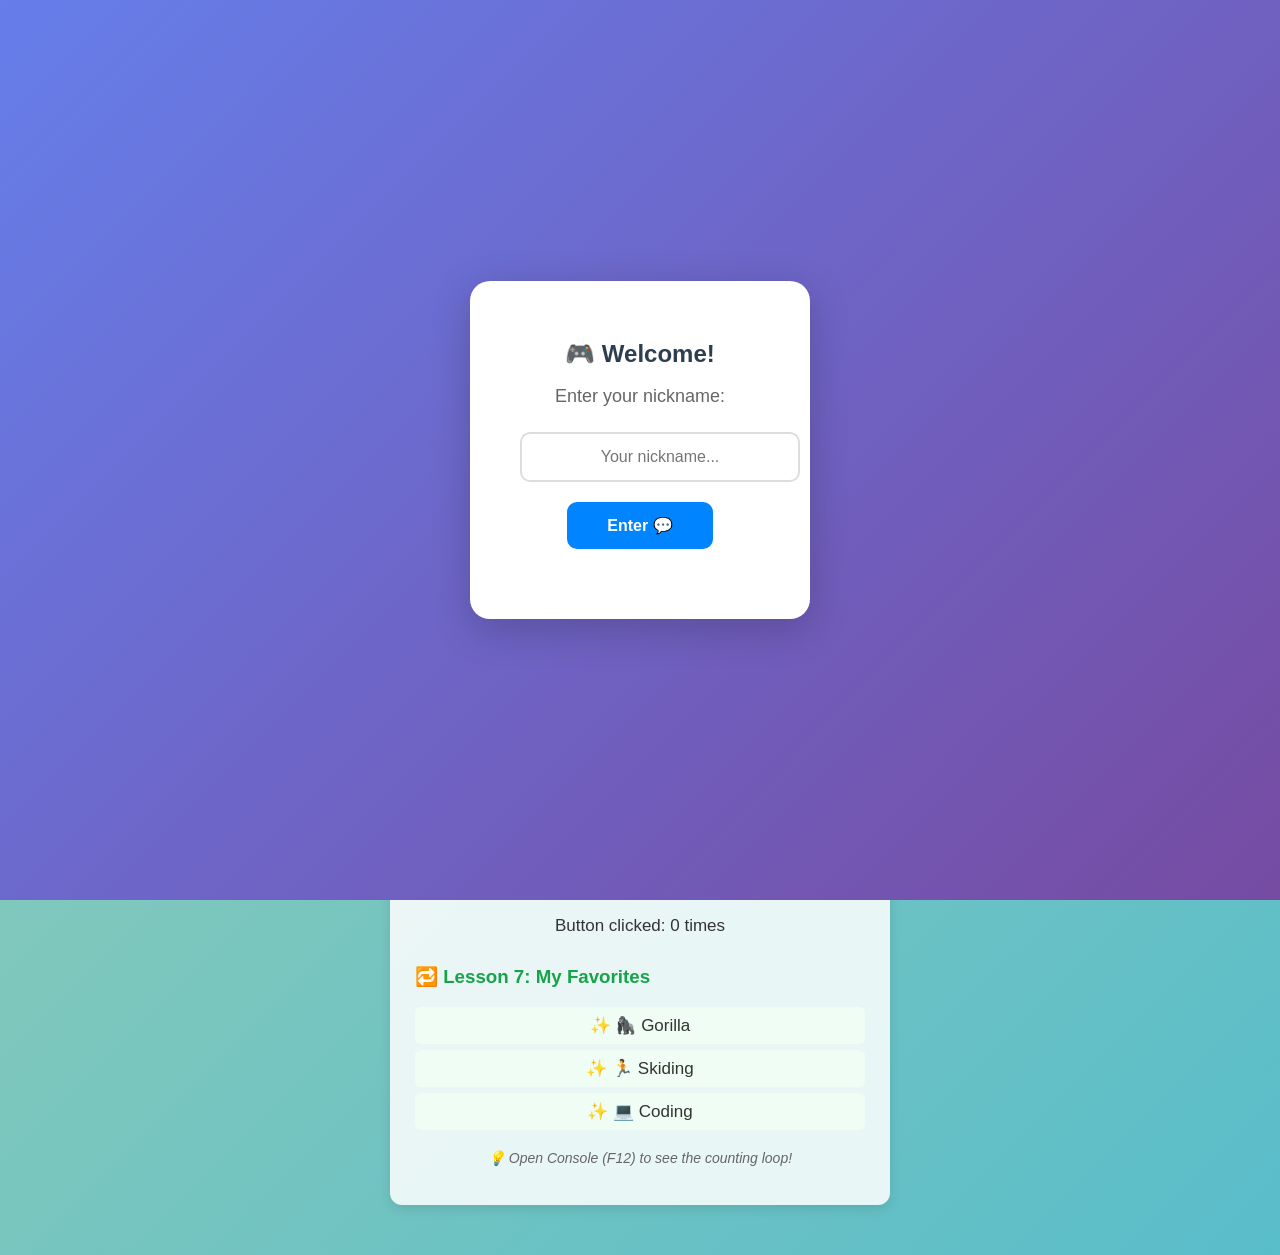
<file: index.html>
<!DOCTYPE html>
<html>
<head>
    <link rel="stylesheet" href="styles.css">
    <title>BADmonki</title>
</head>
<body>

    <!-- 🔒 WELCOME SCREEN -->
    <div id="welcomeScreen" style="position: fixed; top: 0; left: 0; width: 100%; height: 100%; background: linear-gradient(135deg, #667eea, #764ba2); display: flex; align-items: center; justify-content: center; z-index: 9999; transition: opacity 0.5s ease;">
        <div style="background: white; padding: 40px 50px; border-radius: 20px; box-shadow: 0 10px 40px rgba(0,0,0,0.2); text-align: center; max-width: 400px;">
            <h2 style="color: #2c3e50; margin-bottom: 10px;">🎮 Welcome!</h2>
            <p style="color: #666; margin-bottom: 25px;">Enter your nickname:</p>
            
            <input type="text" id="usernameInput" placeholder="Your nickname..." style="width: 100%; padding: 14px 18px; border: 2px solid #ddd; border-radius: 10px; font-size: 16px; text-align: center; outline: none;">
            
            <button onclick="enterChat()" style="margin-top: 20px; padding: 14px 40px; background: #0084ff; color: white; border: none; border-radius: 10px; font-size: 16px; cursor: pointer; font-weight: bold;">Enter 💬</button>
        </div>
    </div>

    <!-- ✅ MAIN CONTENT -->
    <div id="mainContent" style="opacity: 0; transition: opacity 0.5s ease; pointer-events: none;">

    <header>
        <nav>
            <a href="index.html">Home</a>
            <a href="about.html">About</a>
            <a href="contact.html">Contact</a>
            <a href="gaming.html">Gaming</a>
        </nav>
    </header>

    <h1>BADmonki!</h1>
    <p>GORILLA NA NAKA PAKYU!!!</p>

    <button onclick="showPicture()">Click to See a Surprise! 🎉</button>

    <div id="surprisePicture" style="display: none; text-align: center; margin-top: 30px;">
        <img src="badmonki.jfif" alt="Surprise Picture" style="max-width: 400px; border-radius: 10px; box-shadow: 0 4px 15px rgba(0,0,0,0.2);">
        <p style="margin-top: 10px; font-weight: bold;">🦍 MGA BADINGGGGG!!! 🦍</p>
    </div>

    <script src="script.js"></script>

    <p style="text-align:center; margin-top:40px;">Created by: BadMONKI ✨</p>

    <img src="skiding.png" alt="My Photo" style="display:block; margin: 20px auto; max-width: 250px; border-radius: 8px;">

    <footer style="background:#1a365d; color:white; text-align:center; padding:20px; margin-top:60px;">
        <p>&copy; 2026 JOBERTA. Created by BADMONKI ★</p>
    </footer>

    </div> <!-- End of mainContent -->

    <!-- 🧠 NAME REMEMBER SCRIPT -->
    <script>
    let currentUsername = localStorage.getItem('siteUsername') || 'Guest';
    
    function enterChat() {
        const nameInput = document.getElementById('usernameInput');
        const name = nameInput.value.trim() || "Guest";
        
        localStorage.setItem('siteUsername', name);
        currentUsername = name;
        
        // Hide welcome, show page
        document.getElementById('welcomeScreen').style.opacity = '0';
        setTimeout(() => {
            document.getElementById('welcomeScreen').style.display = 'none';
            document.getElementById('mainContent').style.opacity = '1';
            document.getElementById('mainContent').style.pointerEvents = 'auto';
        }, 500);
    }
    
    // Skip welcome if name already saved
    window.addEventListener('load', function() {
        const savedName = localStorage.getItem('siteUsername');
        if (savedName) {
            document.getElementById('welcomeScreen').style.display = 'none';
            document.getElementById('mainContent').style.opacity = '1';
            document.getElementById('mainContent').style.pointerEvents = 'auto';
        }
    });
    
    // Enter key to submit
    document.getElementById('usernameInput').addEventListener('keypress', function(e) {
        if (e.key === 'Enter') enterChat();
    });
    </script>

</body>
</html>
</file>
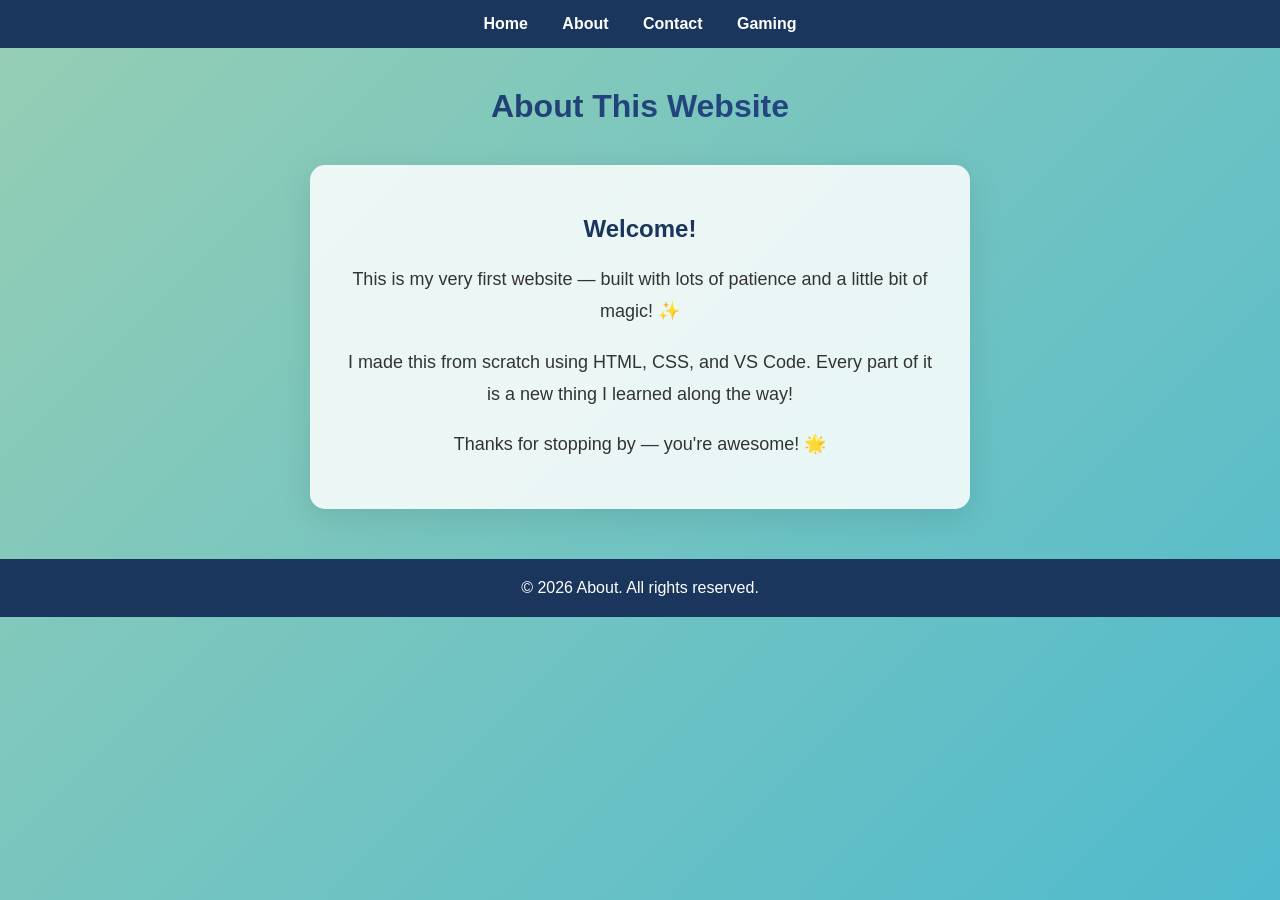
<file: about.html>
<!DOCTYPE html>
<html>
<head>
    <title>About — COOKIE BAYOT</title>
    <link rel="stylesheet" href="styles.css">
</head>
<body>

    <nav>
    <a href="index.html">Home</a>
    <a href="about.html">About</a>
    <a href="contact.html">Contact</a>
    <a href="gaming.html">Gaming</a>
</nav>


    <h1>About This Website</h1>
    
    <div class="content-box">
        <h2>Welcome!</h2>
        <p>This is my very first website — built with lots of patience and a little bit of magic! ✨</p>
        <p>I made this from scratch using HTML, CSS, and VS Code. Every part of it is a new thing I learned along the way!</p>
        <p>Thanks for stopping by — you're awesome! 🌟</p>
    </div>

    <footer>
        &copy; 2026 About. All rights reserved.
    </footer>
    <!-- 🧠 Remember Name Across All Pages -->
    <script>
    // Load saved name when page opens
    let currentUsername = localStorage.getItem('siteUsername') || 'Guest';
    updateAllNameDisplays();
    
    function updateAllNameDisplays() {
        const displays = document.querySelectorAll('#userNameDisplay, #visitorName');
        displays.forEach(el => {
            if (el) el.textContent = currentUsername;
        });
    }
    
    function saveUsername(name) {
        currentUsername = name.trim() || 'Guest';
        localStorage.setItem('siteUsername', currentUsername);
        updateAllNameDisplays();
    }
    
    // If welcome screen exists and no name yet → show it
    window.addEventListener('load', function() {
        const welcomeScreen = document.getElementById('welcomeScreen');
        const savedName = localStorage.getItem('siteUsername');
        
        if (welcomeScreen && savedName) {
            // Skip welcome screen — go straight to content
            welcomeScreen.style.display = 'none';
            const mainContent = document.getElementById('mainContent');
            if (mainContent) {
                mainContent.style.opacity = '1';
                mainContent.style.pointerEvents = 'auto';
            }
        }
    });
    </script>

</body>
</html>
</file>
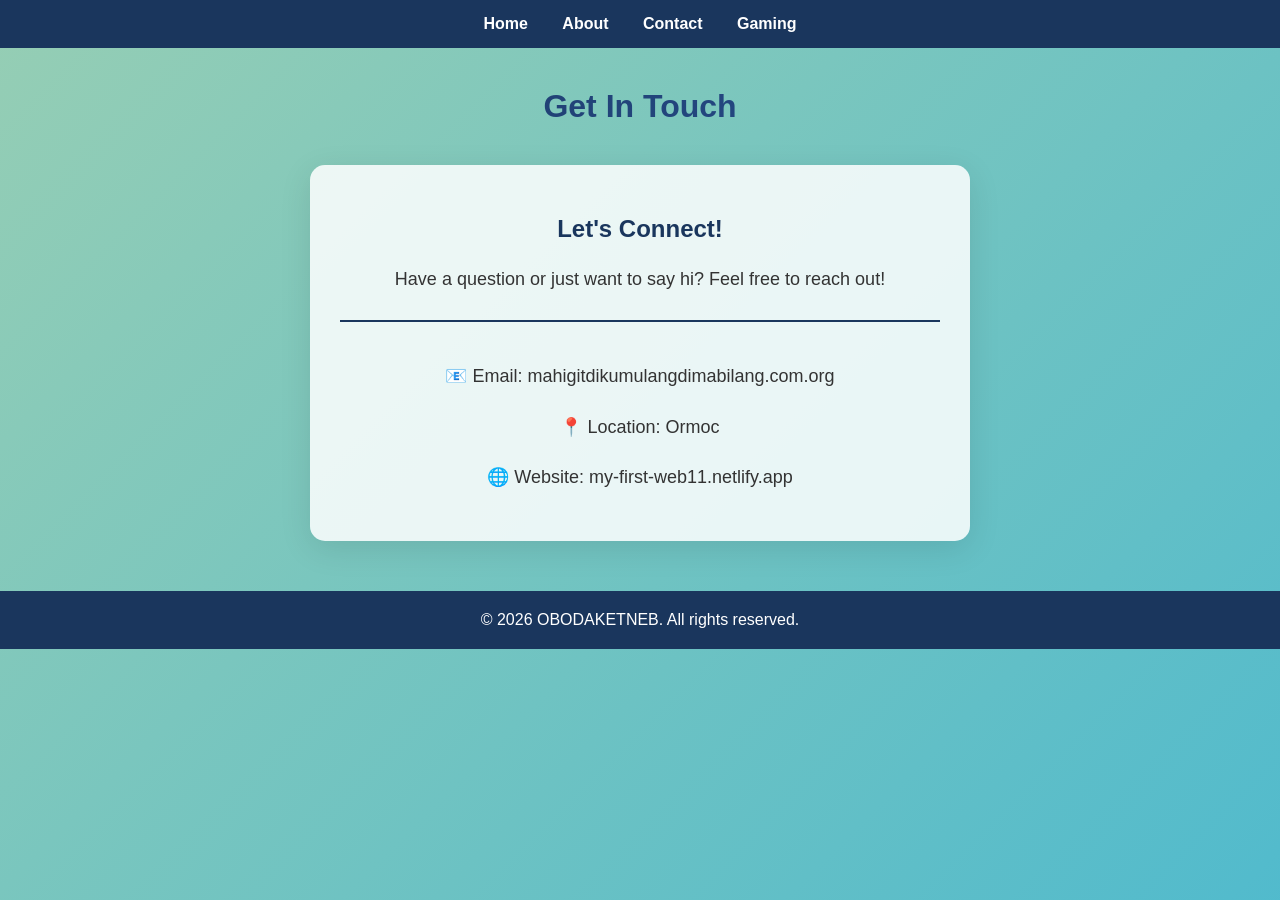
<file: contact.html>
<!DOCTYPE html>
<html>
<head>
    <title>Contact — COOKIE BAYOT</title>
    <link rel="stylesheet" href="styles.css">
</head>
<body>

    <nav>
    <a href="index.html">Home</a>
    <a href="about.html">About</a>
    <a href="contact.html">Contact</a>
    <a href="gaming.html">Gaming</a>
</nav>


    <h1>Get In Touch</h1>
    
    <div class="content-box">
        <h2>Let's Connect!</h2>
        <p>Have a question or just want to say hi? Feel free to reach out!</p>
        
        <div class="contact-info">
            <p>📧 Email: mahigitdikumulangdimabilang.com.org</p>
            <p>📍 Location: Ormoc</p>
            <p>🌐 Website: my-first-web11.netlify.app</p>
        </div>
    </div>

    <footer>
        &copy; 2026 OBODAKETNEB. All rights reserved.
    </footer>
    <!-- 🧠 Remember Name Across All Pages -->
    <script>
    // Load saved name when page opens
    let currentUsername = localStorage.getItem('siteUsername') || 'Guest';
    updateAllNameDisplays();
    
    function updateAllNameDisplays() {
        const displays = document.querySelectorAll('#userNameDisplay, #visitorName');
        displays.forEach(el => {
            if (el) el.textContent = currentUsername;
        });
    }
    
    function saveUsername(name) {
        currentUsername = name.trim() || 'Guest';
        localStorage.setItem('siteUsername', currentUsername);
        updateAllNameDisplays();
    }
    
    // If welcome screen exists and no name yet → show it
    window.addEventListener('load', function() {
        const welcomeScreen = document.getElementById('welcomeScreen');
        const savedName = localStorage.getItem('siteUsername');
        
        if (welcomeScreen && savedName) {
            // Skip welcome screen — go straight to content
            welcomeScreen.style.display = 'none';
            const mainContent = document.getElementById('mainContent');
            if (mainContent) {
                mainContent.style.opacity = '1';
                mainContent.style.pointerEvents = 'auto';
            }
        }
    });
    </script>

</body>
</html>
</file>
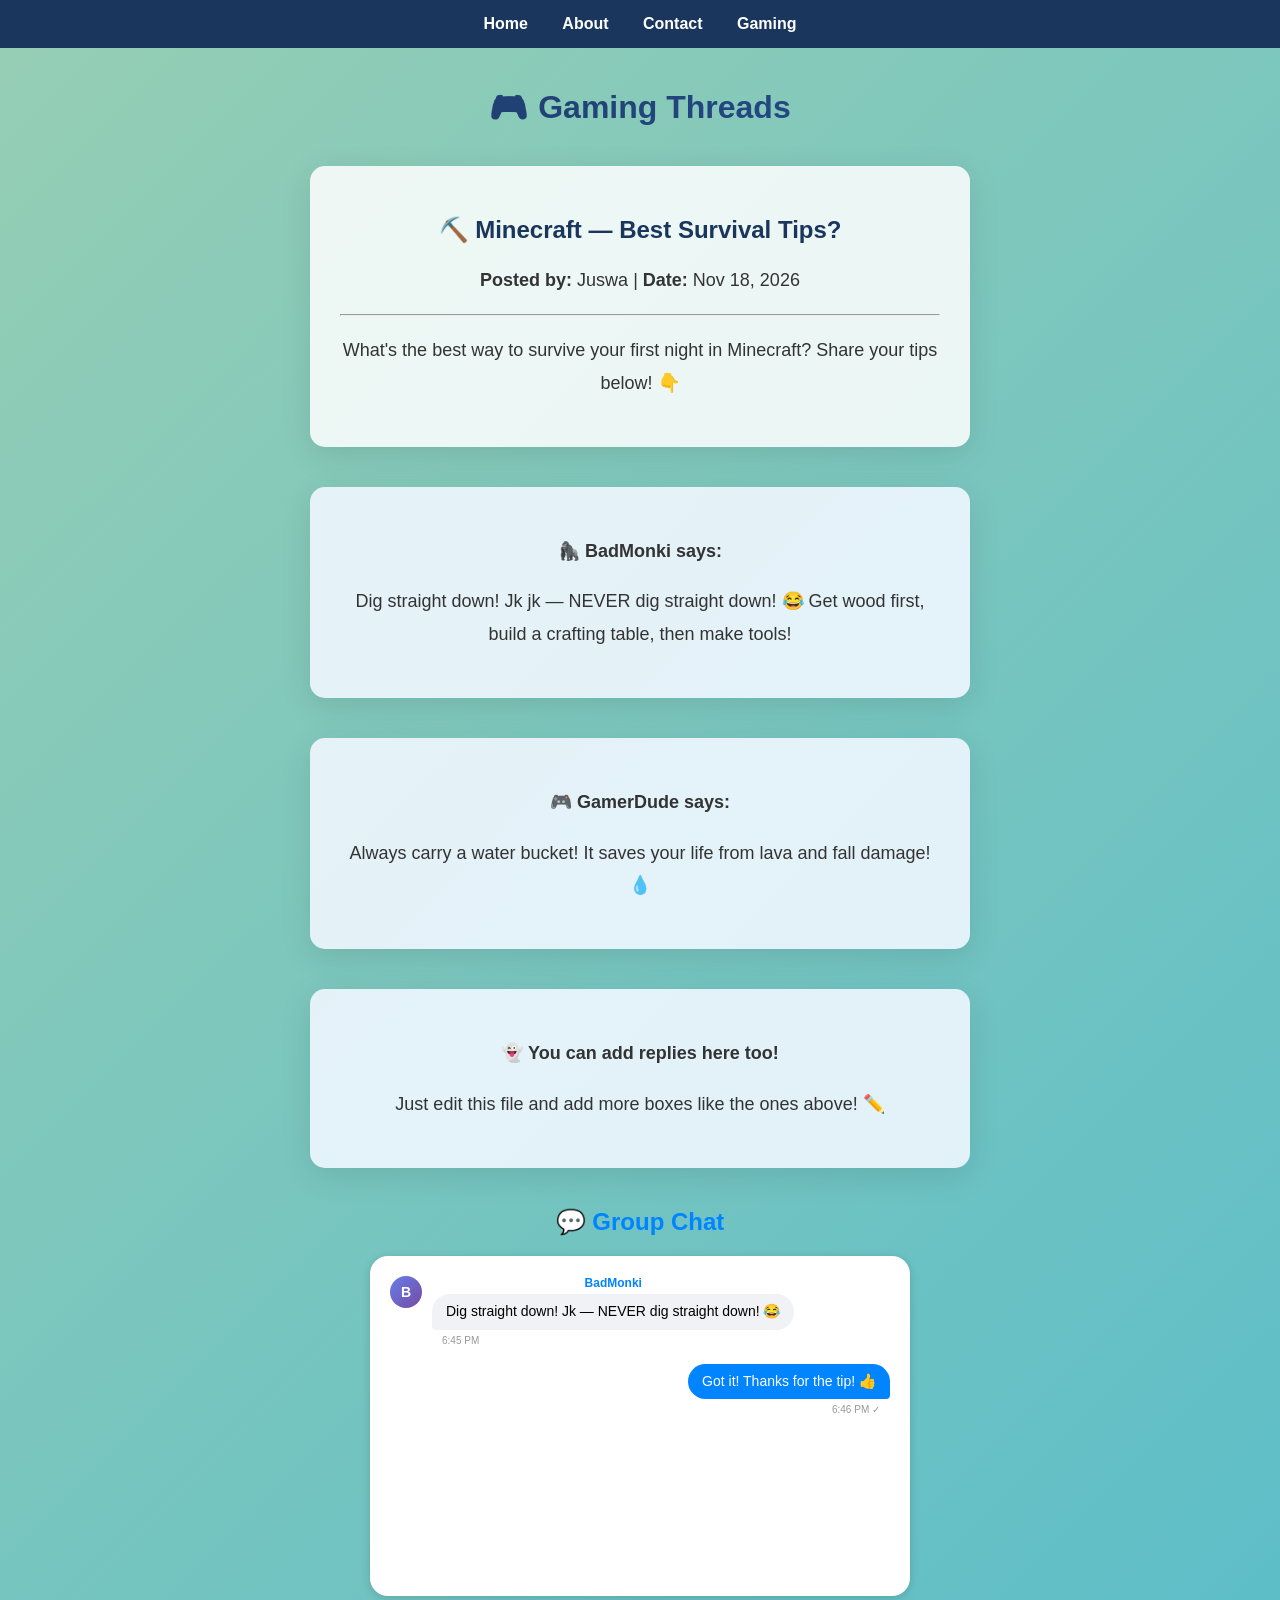
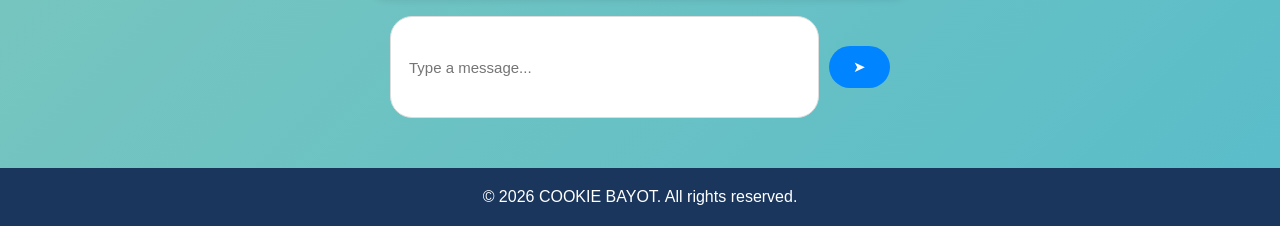
<file: gaming.html>
<!DOCTYPE html>
<html>
<head>
    <title>Gaming — COOKIE BAYOT</title>
    <link rel="stylesheet" href="styles.css">
</head>
<body>

    <nav>
    <a href="index.html">Home</a>
    <a href="about.html">About</a>
    <a href="contact.html">Contact</a>
    <a href="gaming.html">Gaming</a>
</nav>

    <h1>🎮 Gaming Threads</h1>

    <div class="content-box">
        <h2>⛏️ Minecraft — Best Survival Tips?</h2>
        <p><strong>Posted by:</strong> Juswa | <strong>Date:</strong> Nov 18, 2026</p>
        <hr>
        <p>What's the best way to survive your first night in Minecraft? Share your tips below! 👇</p>
    </div>

    <div class="content-box" style="background: rgba(240, 248, 255, 0.9); margin-top: 10px;">
        <p><strong>🦍 BadMonki says:</strong></p>
        <p>Dig straight down! Jk jk — NEVER dig straight down! 😂 Get wood first, build a crafting table, then make tools!</p>
    </div>

    <div class="content-box" style="background: rgba(240, 248, 255, 0.9); margin-top: 10px;">
        <p><strong>🎮 GamerDude says:</strong></p>
        <p>Always carry a water bucket! It saves your life from lava and fall damage! 💧</p>
    </div>

    <div class="content-box" style="background: rgba(240, 248, 255, 0.9); margin-top: 10px;">
        <p><strong>👻 You can add replies here too!</strong></p>
        <p>Just edit this file and add more boxes like the ones above! ✏️</p>
    </div>
    <!-- 💬 MESSENGER-STYLE GROUP CHAT -->
    <h2 style="text-align: center; color: #0084ff; margin-top: 40px;">💬 Group Chat</h2>
    
    <!-- Chat Messages Area -->
    <div id="chatBox" style="max-width: 500px; margin: 20px auto; background: #ffffff; border-radius: 18px; box-shadow: 0 2px 10px rgba(0,0,0,0.15); padding: 20px; min-height: 300px;">
        
        <!-- Message from someone else (left side) -->
        <div style="display: flex; align-items: flex-start; margin-bottom: 16px;">
            <div style="background: linear-gradient(135deg, #667eea, #764ba2); color: white; width: 32px; height: 32px; border-radius: 50%; display: flex; align-items: center; justify-content: center; font-size: 14px; font-weight: bold; margin-right: 10px; flex-shrink: 0;">B</div>
            <div>
                <p style="margin: 0 0 4px 0; font-size: 12px; color: #0084ff; font-weight: 600;">BadMonki</p>
                <div style="background: #f0f2f5; padding: 8px 14px; border-radius: 18px 18px 18px 4px; max-width: 350px; font-size: 14px; line-height: 1.4;">
                    Dig straight down! Jk — NEVER dig straight down! 😂
                </div>
                <span style="font-size: 10px; color: #999; margin-left: 10px;">6:45 PM</span>
            </div>
        </div>

        <!-- Your message (right side) -->
        <div style="display: flex; justify-content: flex-end; margin-bottom: 16px;">
            <div style="text-align: right;">
                <div style="background: #0084ff; color: white; padding: 8px 14px; border-radius: 18px 18px 4px 18px; max-width: 350px; font-size: 14px; line-height: 1.4;">
                    Got it! Thanks for the tip! 👍
                </div>
                <span style="font-size: 10px; color: #999; margin-right: 10px;">6:46 PM ✓</span>
            </div>
        </div>

    </div>

    <!-- Input Area at Bottom -->
    <div style="max-width: 500px; margin: 0 auto 40px; display: flex; gap: 10px; padding: 0 20px;">
        <input type="text" id="chatInput" placeholder="Type a message..." style="flex: 1; padding: 12px 18px; border: 1px solid #ddd; border-radius: 22px; font-size: 15px; outline: none;">
        <button onclick="sendMessage()" style="background: #0084ff; color: white; border: none; padding: 12px 24px; border-radius: 22px; font-size: 15px; cursor: pointer;">➤</button>
    </div>

    <script>
    function sendMessage() {
        const input = document.getElementById('chatInput');
        const text = input.value.trim();
        
        if (!text) return;
        
        const chatBox = document.getElementById('chatBox');
        const now = new Date();
        const time = now.toLocaleTimeString([], { hour: '2-digit', minute: '2-digit' });
        
        const newMsg = document.createElement('div');
        newMsg.style.cssText = 'display: flex; justify-content: flex-end; margin-bottom: 16px;';
        newMsg.innerHTML = `
            <div style="text-align: right;">
                <div style="background: #0084ff; color: white; padding: 8px 14px; border-radius: 18px 18px 4px 18px; max-width: 350px; font-size: 14px; line-height: 1.4; word-wrap: break-word;">
                    ${escapeHtml(text)}
                </div>
                <span style="font-size: 10px; color: #999; margin-right: 10px;">${time} ✓</span>
            </div>
        `;
        
        chatBox.appendChild(newMsg);
        input.value = '';
        chatBox.scrollTop = chatBox.scrollHeight;
    }
    
    function escapeHtml(text) {
        const div = document.createElement('div');
        div.textContent = text;
        return div.innerHTML;
    }
    
    document.addEventListener('keypress', function(e) {
        if (e.key === 'Enter' && document.getElementById('chatInput') === document.activeElement) {
            sendMessage();
        }
    });
    </script>

    </script>

    <footer>
        &copy; 2026 COOKIE BAYOT. All rights reserved.
    </footer>
    <!-- 🧠 Remember Name Across All Pages -->
    <script>
    // Load saved name when page opens
    let currentUsername = localStorage.getItem('siteUsername') || 'Guest';
    updateAllNameDisplays();
    
    function updateAllNameDisplays() {
        const displays = document.querySelectorAll('#userNameDisplay, #visitorName');
        displays.forEach(el => {
            if (el) el.textContent = currentUsername;
        });
    }
    
    function saveUsername(name) {
        currentUsername = name.trim() || 'Guest';
        localStorage.setItem('siteUsername', currentUsername);
        updateAllNameDisplays();
    }
    
    // If welcome screen exists and no name yet → show it
    window.addEventListener('load', function() {
        const welcomeScreen = document.getElementById('welcomeScreen');
        const savedName = localStorage.getItem('siteUsername');
        
        if (welcomeScreen && savedName) {
            // Skip welcome screen — go straight to content
            welcomeScreen.style.display = 'none';
            const mainContent = document.getElementById('mainContent');
            if (mainContent) {
                mainContent.style.opacity = '1';
                mainContent.style.pointerEvents = 'auto';
            }
        }
    });
    </script>
    <!-- 🧠 Remember Name Across All Pages -->
    <script>
    // Load saved name when page opens
    let currentUsername = localStorage.getItem('siteUsername') || 'Guest';
    updateAllNameDisplays();
    
    function updateAllNameDisplays() {
        const displays = document.querySelectorAll('#userNameDisplay, #visitorName');
        displays.forEach(el => {
            if (el) el.textContent = currentUsername;
        });
    }
    
    function saveUsername(name) {
        currentUsername = name.trim() || 'Guest';
        localStorage.setItem('siteUsername', currentUsername);
        updateAllNameDisplays();
    }
    
    // If welcome screen exists and no name yet → show it
    window.addEventListener('load', function() {
        const welcomeScreen = document.getElementById('welcomeScreen');
        const savedName = localStorage.getItem('siteUsername');
        
        if (welcomeScreen && savedName) {
            // Skip welcome screen — go straight to content
            welcomeScreen.style.display = 'none';
            const mainContent = document.getElementById('mainContent');
            if (mainContent) {
                mainContent.style.opacity = '1';
                mainContent.style.pointerEvents = 'auto';
            }
        }
    });
    </script>

</body>
</html>
</file>
<file: styles.css>
body {
    background: linear-gradient(-45deg, #ff6b6b, #4ecdc4, #45b7d1, #96ceb4);
    background-size: 400% 400%;
    animation: gradientBG 15s ease infinite;
    font-family: Arial, sans-serif;
    margin: 0;
    padding: 0;
}

header {
    background-color: #1a365d;
    padding: 15px;
    text-align: center;
}

nav a {
    color: white;
    margin: 0 15px;
    text-decoration: none;
    font-weight: bold;
    position: relative;
    transition: all 0.3s ease;
}

nav a::after {
    content: '';
    position: absolute;
    width: 0;
    height: 2px;
    bottom: -5px;
    left: 50%;
    background: #f0c808;
    transition: all 0.3s ease;
    transform: translateX(-50%);
}

nav a:hover {
    color: #f0c808;
}

nav a:hover::after {
    width: 100%;
}

h1 {
    background: linear-gradient(90deg, #1a365d, #2a5298, #1a365d);
    background-size: 200% auto;
    -webkit-background-clip: text;
    background-clip: text;
    color: transparent;
    animation: shimmer 3s linear infinite;
    text-align: center;
    margin-top: 40px;
}

p {
    text-align: center;
    font-size: 18px;
    color: #333;
}

button {
    display: block;
    margin: 30px auto;
    padding: 12px 24px;
    background-color: #1a365d;
    color: white;
    border: none;
    border-radius: 6px;
    font-size: 16px;
    cursor: pointer;
    transition: all 0.3s ease;
    position: relative;
    overflow: hidden;
}

button:hover {
    background-color: #2a4a7a;
    transform: translateY(-2px);
    box-shadow: 0 4px 15px rgba(26, 54, 93, 0.3);
}

button:active {
    transform: translateY(0);
    box-shadow: 0 2px 5px rgba(26, 54, 93, 0.2);
}

@keyframes gradientBG {
    0% { background-position: 0% 50%; }
    50% { background-position: 100% 50%; }
    100% { background-position: 0% 50%; }
}

h1, p, img, button, nav {
    animation: fadeIn 1s ease-out forwards;
    opacity: 0;
}

h1 { animation-delay: 0.1s; }
p  { animation-delay: 0.3s; }
img { animation-delay: 0.5s; }
button { animation-delay: 0.7s; }
nav { animation-delay: 0s; }

@keyframes fadeIn {
    from { opacity: 0; transform: translateY(20px); }
    to   { opacity: 1; transform: translateY(0); }
}

@keyframes shimmer {
    to { background-position: 200% center; }
}

.content-box {
    max-width: 600px;
    margin: 40px auto;
    padding: 30px;
    background: rgba(255, 255, 255, 0.85);
    border-radius: 15px;
    box-shadow: 0 8px 32px rgba(0, 0, 0, 0.1);
    animation: fadeIn 1s ease-out forwards;
}

.content-box h2 {
    color: #1a365d;
    text-align: center;
    margin-bottom: 20px;
}

.content-box p {
    line-height: 1.8;
    text-align: center;
}

.contact-info {
    margin-top: 25px;
    padding-top: 20px;
    border-top: 2px solid #1a365d;
}

footer {
    text-align: center;
    padding: 20px;
    color: white;
    background-color: #1a365d;
    margin-top: 50px;
}

nav {
    background-color: #1a365d;
    padding: 15px;
    text-align: center;
}

nav a {
    color: white;
    margin: 0 15px;
    text-decoration: none;
    font-weight: bold;
    position: relative;
    transition: all 0.3s ease;
}

nav a::after {
    content: '';
    position: absolute;
    width: 0;
    height: 2px;
    bottom: -5px;
    left: 50%;
    background: #f0c808;
    transition: all 0.3s ease;
    transform: translateX(-50%);
}

nav a:hover {
    color: #f0c808;
}

nav a:hover::after {
    width: 100%;
}
.content-box {
    max-width: 600px;
    margin: 40px auto;
    padding: 30px;
    background: rgba(255, 255, 255, 0.85);
    border-radius: 15px;
    box-shadow: 0 8px 32px rgba(0, 0, 0, 0.1);
    animation: fadeIn 1s ease-out forwards;
}

.content-box h2 {
    color: #1a365d;
    text-align: center;
    margin-bottom: 20px;
}

.content-box p {
    line-height: 1.8;
    text-align: center;
}

.contact-info {
    margin-top: 25px;
    padding-top: 20px;
    border-top: 2px solid #1a365d;
}

footer {
    text-align: center;
    padding: 20px;
    color: white;
    background-color: #1a365d;
    margin-top: 50px;
}
</file>
